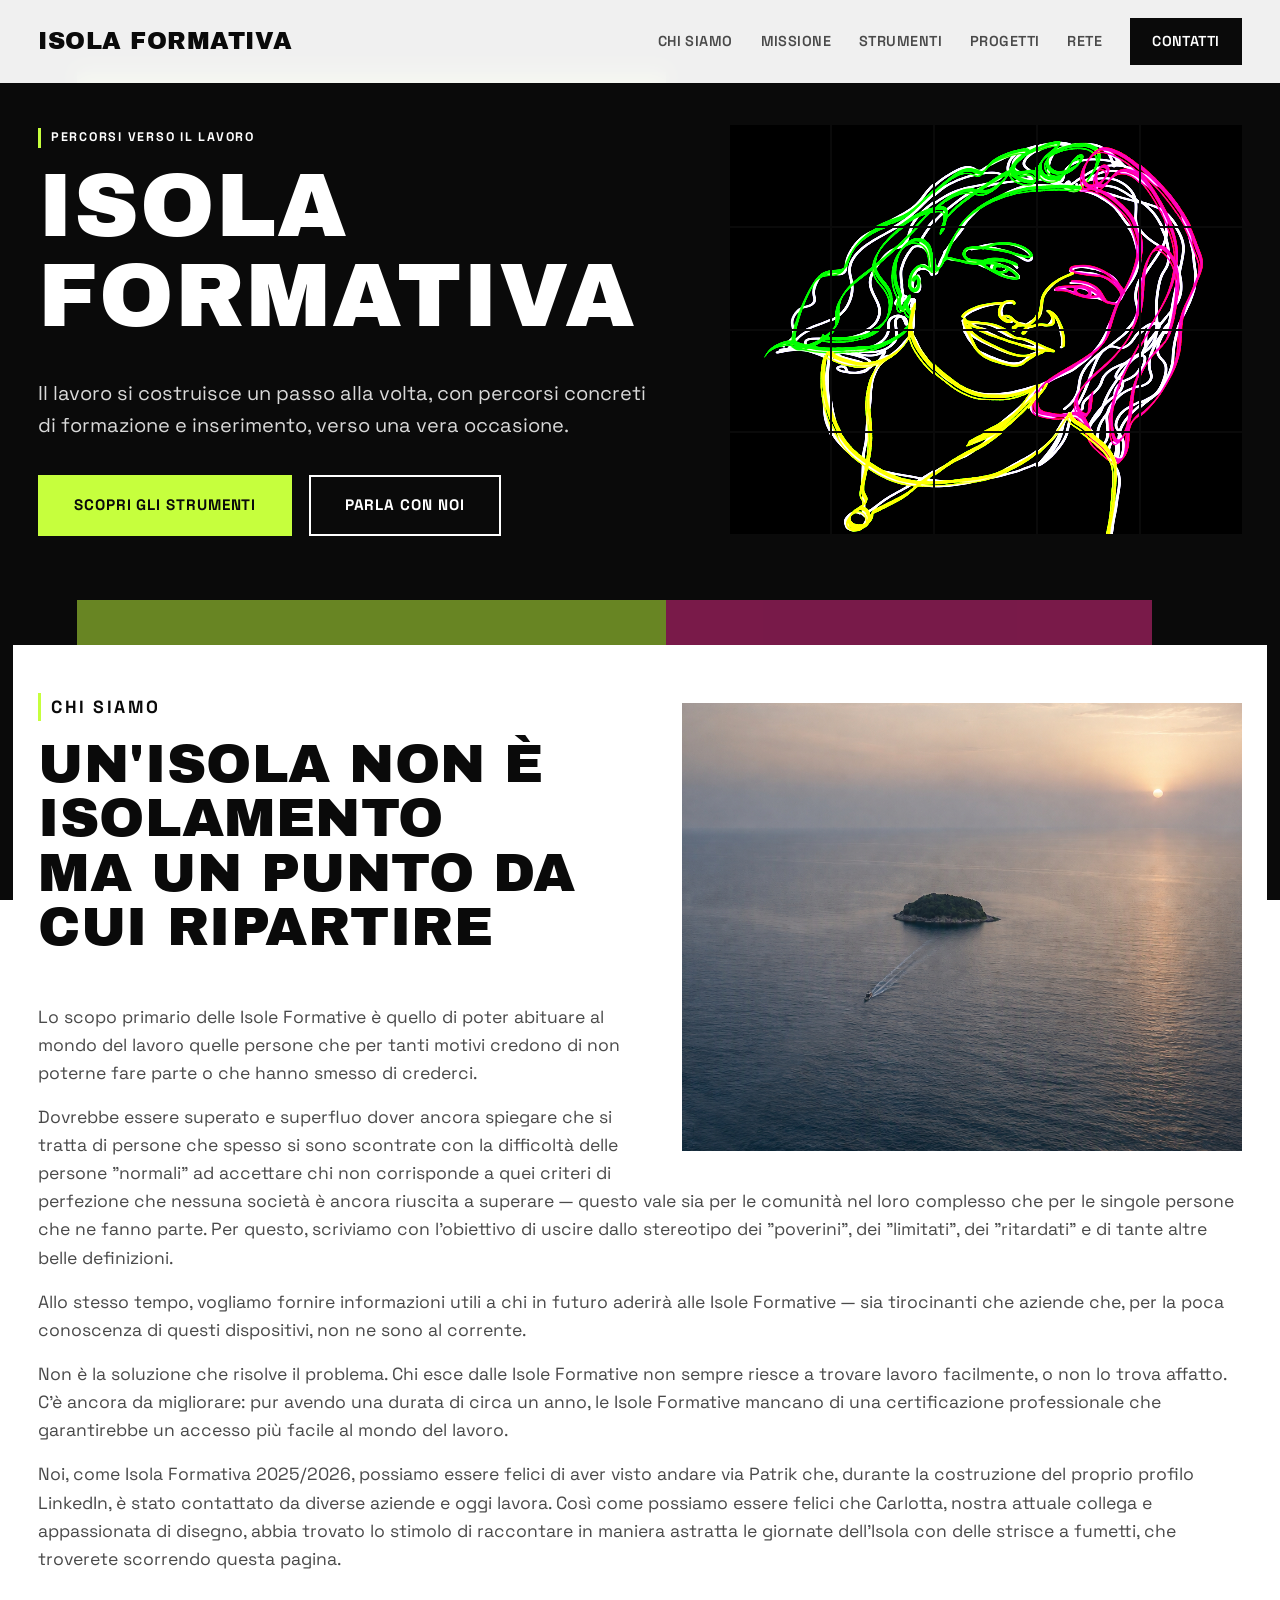
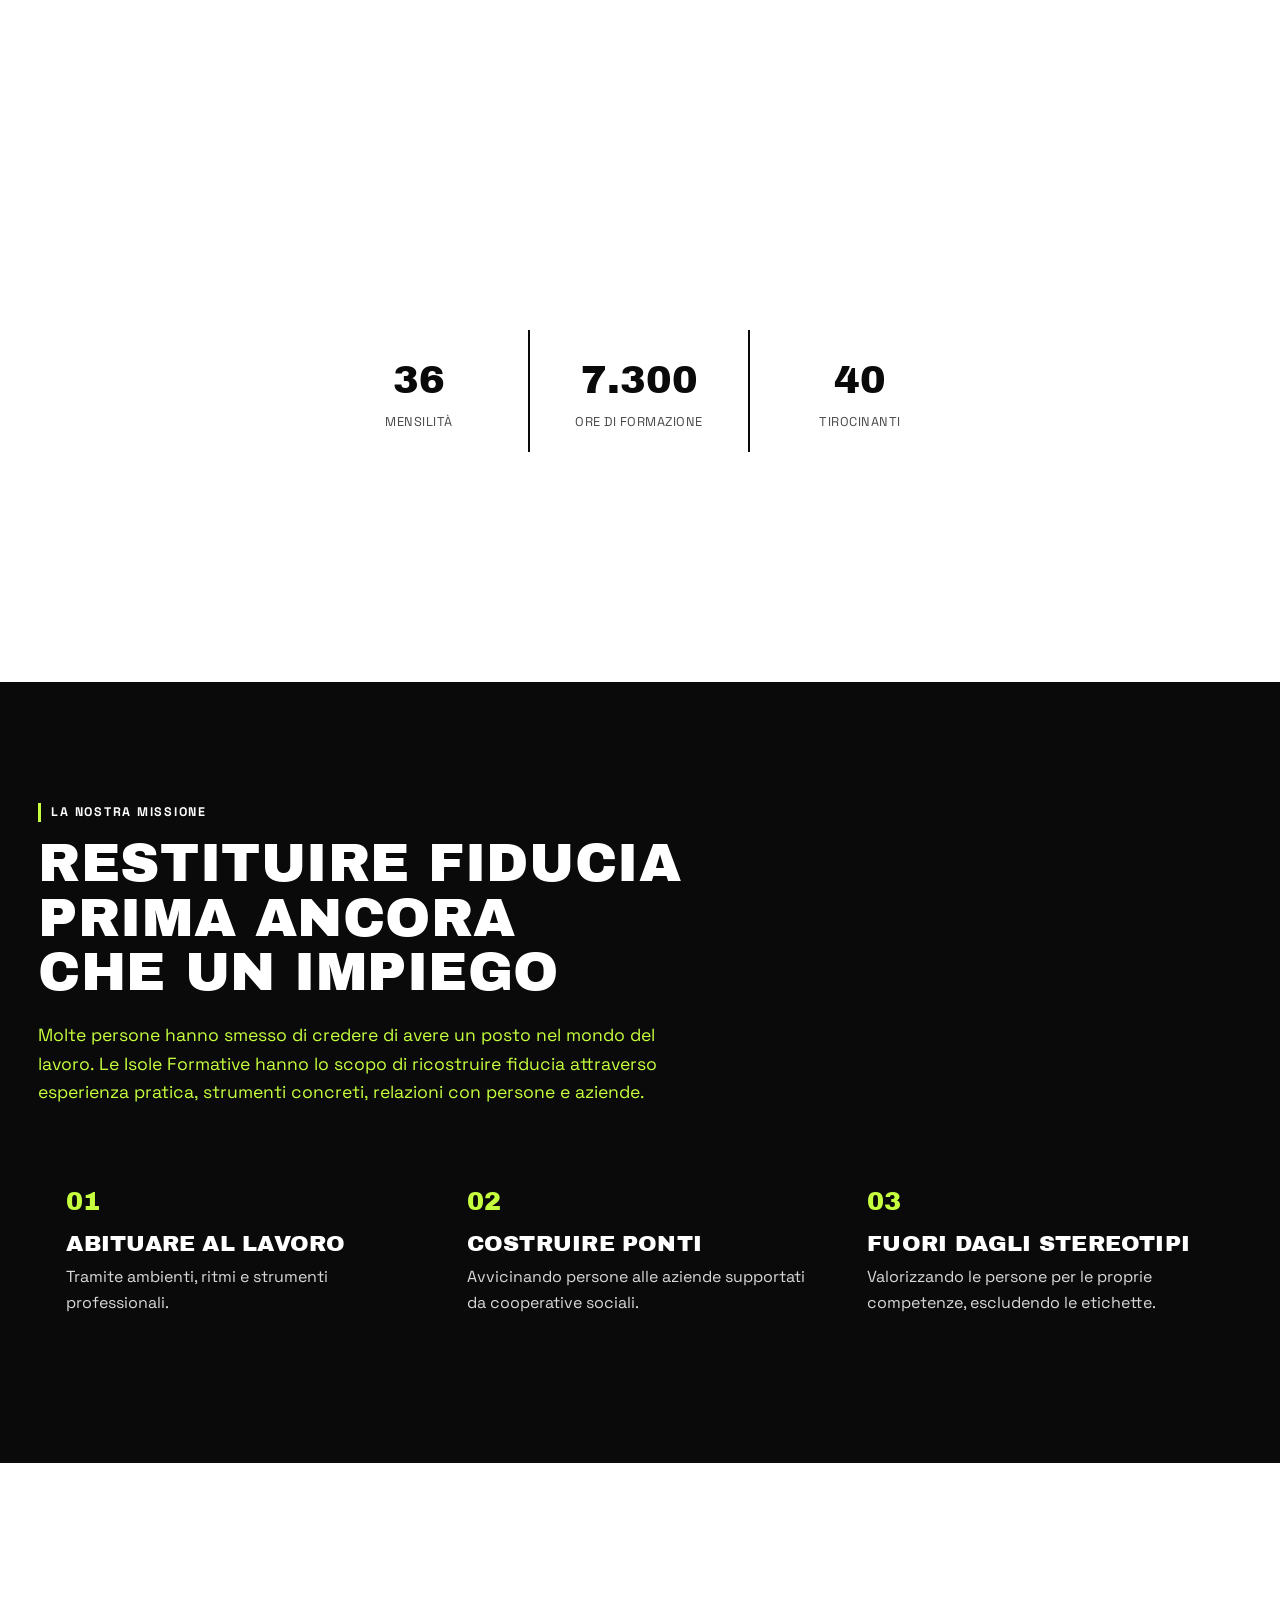
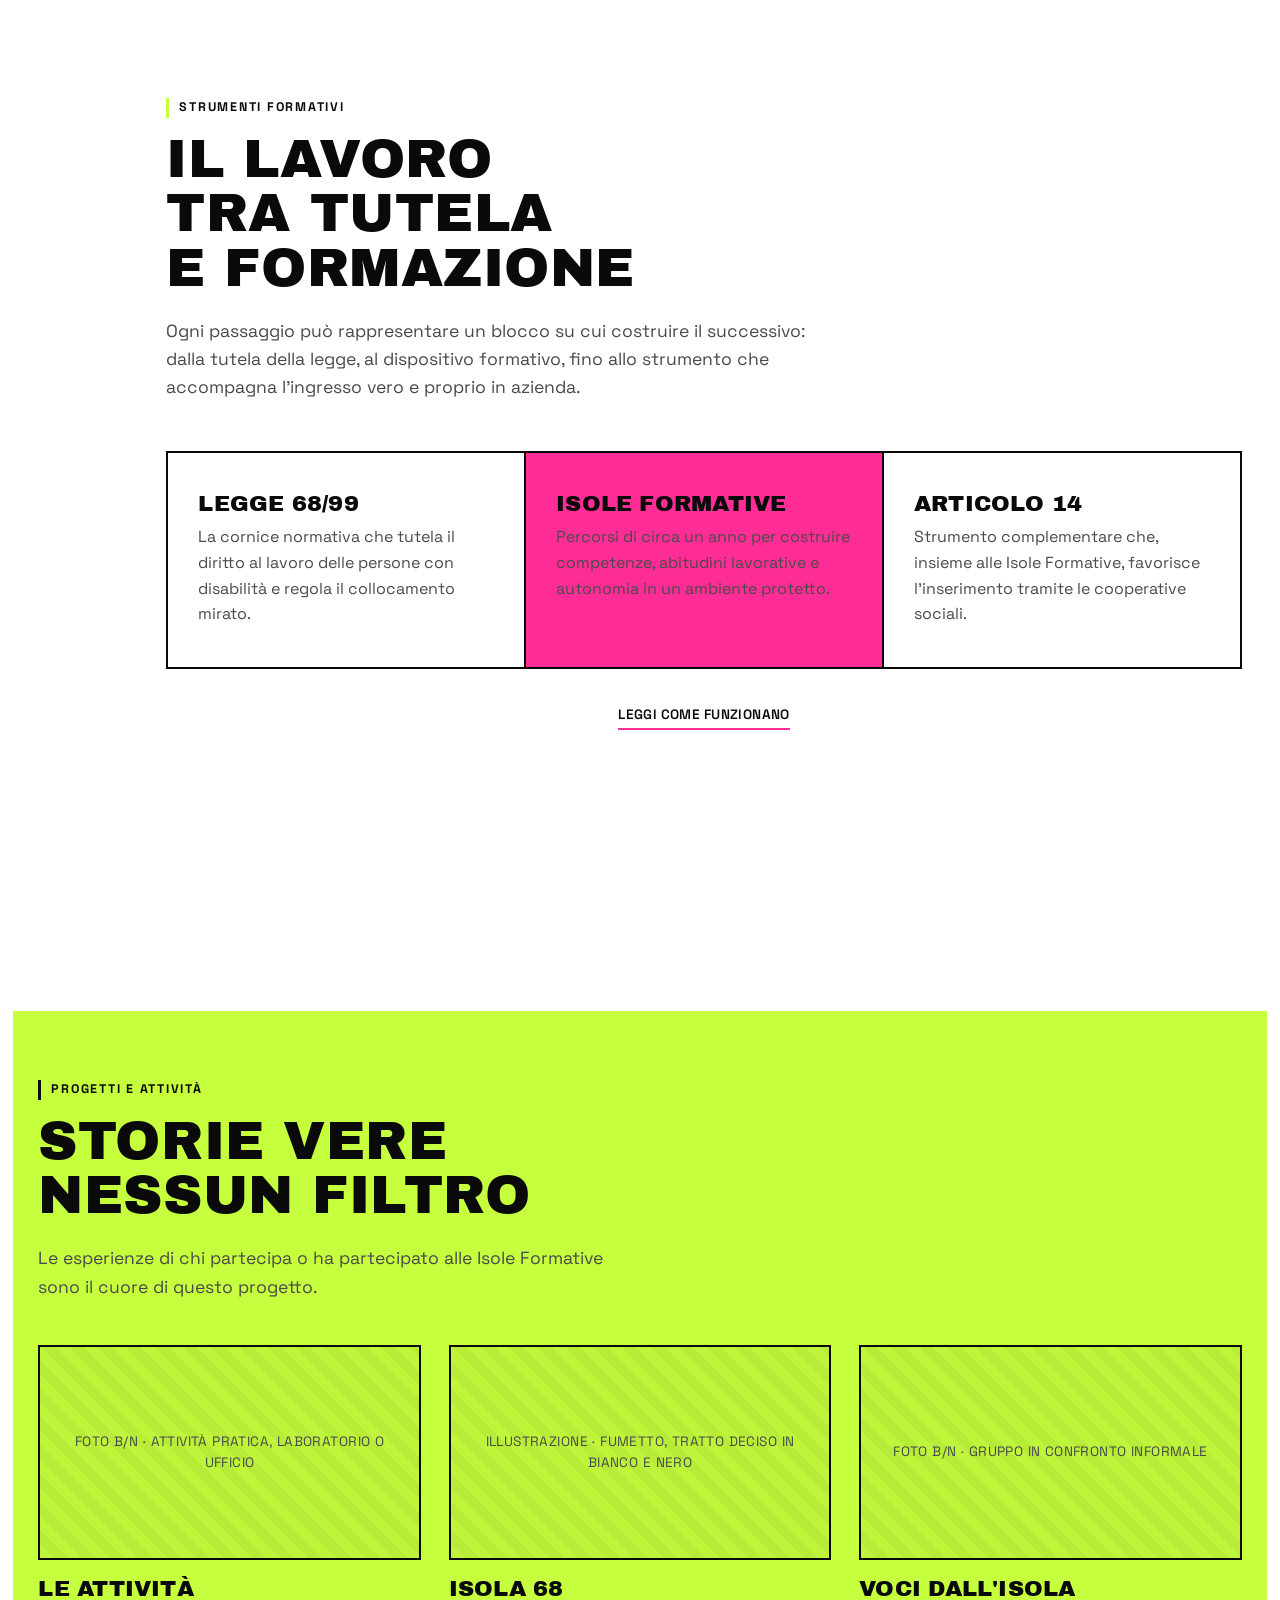
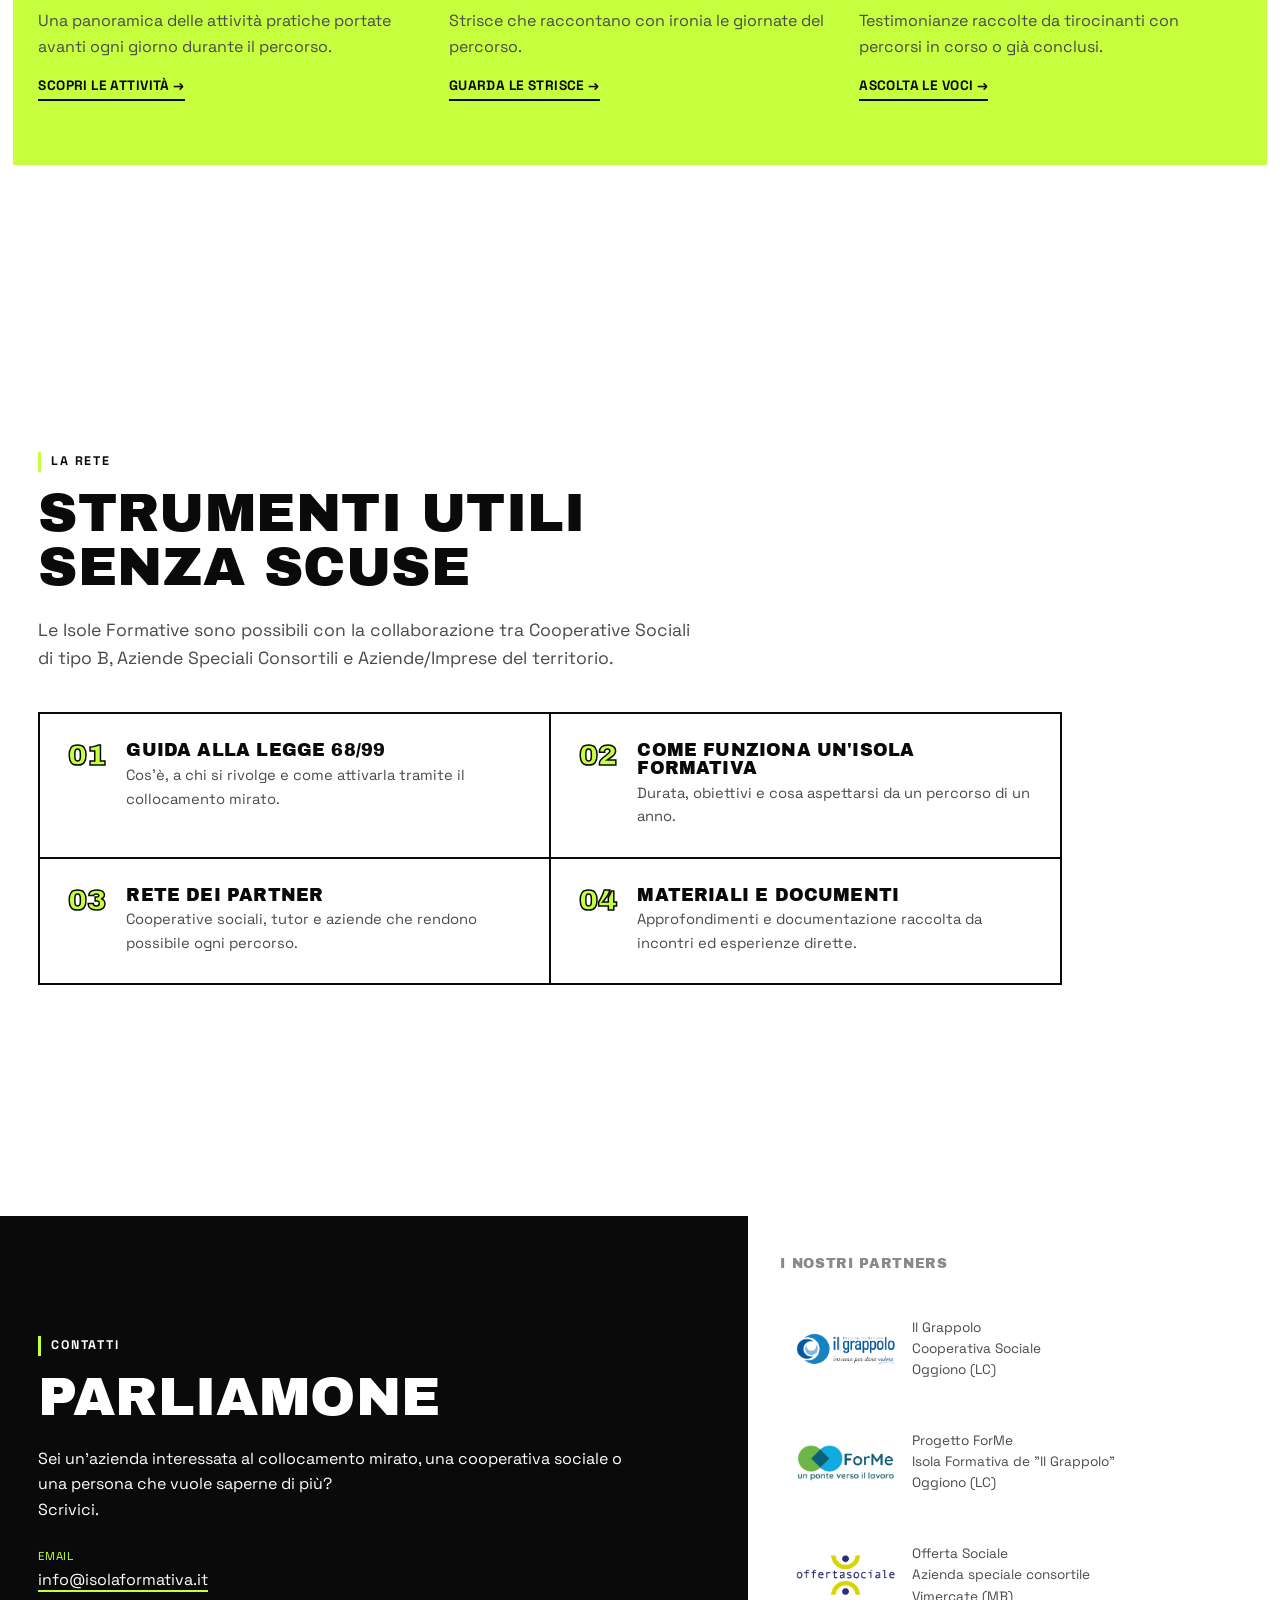
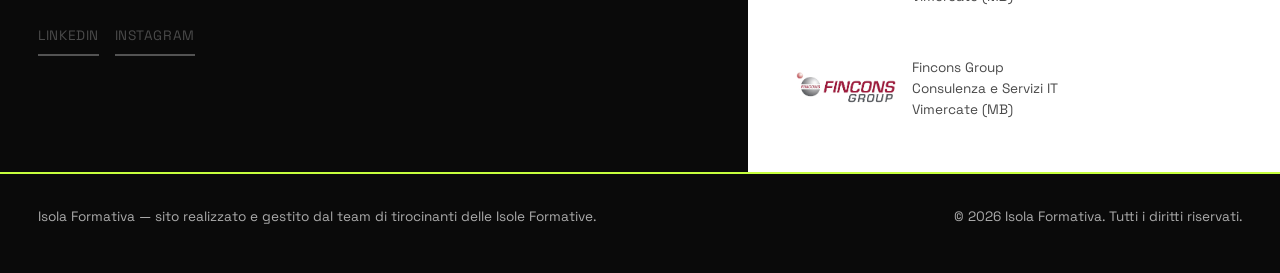
<file: index.html>
<!DOCTYPE html>
<html lang="it">
<head>
<meta charset="UTF-8">
<meta name="viewport" content="width=device-width, initial-scale=1.0">
<title>Isola Formativa — Percorsi di lavoro</title>
<meta name="description" content="Isola Formativa: percorsi di formazione e inserimento lavorativo per persone con disabilità, Legge 68/99, in Lombardia.">

<link rel="preconnect" href="https://fonts.googleapis.com">
<link rel="preconnect" href="https://fonts.gstatic.com" crossorigin>
<link href="https://fonts.googleapis.com/css2?family=Archivo+Black&family=Space+Grotesk:wght@400;500;600&display=swap" rel="stylesheet">

<link rel="stylesheet" href="style.css?v=58">
</head>
<body>

<div class="ambient-bg" aria-hidden="true">
  <span class="punk-shape punk-shape--lime"></span>
  <span class="punk-shape punk-shape--magenta"></span>
</div>


<!-- ===================== HEADER ===================== -->
<div id="top"></div>
<header class="site-header">
  <div class="header-inner">
    <a href="#top" class="brand">ISOLA FORMATIVA</a>

    <button class="nav-toggle" id="navToggle" aria-label="Apri il menu" aria-expanded="false">
      <span></span><span></span><span></span>
    </button>

    <nav class="main-nav" id="mainNav">
      <a href="#chi-siamo">Chi siamo</a>
      <a href="#missione">Missione</a>
      <a href="#strumenti">Strumenti</a>
      <a href="#progetti">Progetti</a>
      <a href="#rete">Rete</a>
      <a href="#contatti" class="nav-cta">Contatti</a>
    </nav>
  </div>
</header>

<main>

<!-- ===================== HERO ===================== -->
<section class="hero">
  <div class="hero-inner">
    <div class="hero-content">
      <p class="eyebrow eyebrow-light fade-up" style="animation-delay:.05s">Percorsi verso il lavoro</p>
      <h1 class="fade-up" style="animation-delay:.15s">ISOLA<br>FORMATIVA</h1>
      <p class="hero-subtitle fade-up" style="animation-delay:.3s">Il lavoro si costruisce un passo alla volta, con percorsi concreti di formazione e inserimento, verso una vera occasione.</p>
      <div class="hero-actions fade-up" style="animation-delay:.45s">
        <a href="#strumenti" class="btn btn-primary">Scopri gli strumenti</a>
        <a href="#contatti" class="btn btn-outline">Parla con noi</a>
      </div>
    </div>

<div class="hero-visual" aria-hidden="true">
  <div class="hero-mosaic" id="heroMosaic"></div>
</div>
  </div>

  <!--
    [IMMAGINE AI — HERO]
    Foto vere già inserite (cartella /images) nel blocco a destra ("hero-visual"):
    bici.jpg, calibro.jpg, cucire.jpg, legna.jpg, pc.jpg — cambiano in ciclo
    a ogni transizione della forma. Per aggiungerne altre o sostituirle, vedi
    script.js, sezione "Effetto maschera Hero".
  -->
</section>

<!-- ===================== CHI SIAMO ===================== -->
<section class="section cutoff" id="chi-siamo">
  <div class="container">

    <div class="chi-siamo-copy">

      <div class="split-media">
        <!--
          [IMMAGINE AI — CHI SIAMO]
          Descrizione: foto in bianco e nero, gruppo di persone diverse per età e abilità, in piedi
          fianco a fianco, sguardo dritto in camera, posa sicura in stile campagna Adidas/Nike
          ("squadra"), sfondo neutro scuro o muro di cemento, nessun sorriso forzato — espressione
          decisa. Formato consigliato: 4:5 verticale.
        -->
        <img class="reveal-zoom" src="images/isola.jpg" alt="Gruppo dell'Isola Formativa" style="width: 100%; height: 100%; object-fit: cover; display: block;">
      </div>

      <p class="eyebrow">Chi siamo</p>

      <h2>
        Un'isola non è isolamento<br>
        Ma un punto da cui ripartire
      </h2>

      <p>Lo scopo primario delle Isole Formative è quello di poter abituare al mondo del lavoro quelle persone che per tanti motivi credono di non poterne fare parte o che hanno smesso di crederci.</p>

      <p>Dovrebbe essere superato e superfluo dover ancora spiegare che si tratta di persone che spesso si sono scontrate con la difficoltà delle persone "normali" ad accettare chi non corrisponde a quei criteri di perfezione che nessuna società è ancora riuscita a superare — questo vale sia per le comunità nel loro complesso che per le singole persone che ne fanno parte. Per questo, scriviamo con l'obiettivo di uscire dallo stereotipo dei "poverini", dei "limitati", dei "ritardati" e di tante altre belle definizioni.</p>

      <p>Allo stesso tempo, vogliamo fornire informazioni utili a chi in futuro aderirà alle Isole Formative — sia tirocinanti che aziende che, per la poca conoscenza di questi dispositivi, non ne sono al corrente.</p>

      <p>Non è la soluzione che risolve il problema. Chi esce dalle Isole Formative non sempre riesce a trovare lavoro facilmente, o non lo trova affatto. C'è ancora da migliorare: pur avendo una durata di circa un anno, le Isole Formative mancano di una certificazione professionale che garantirebbe un accesso più facile al mondo del lavoro.</p>

      <p>Noi, come Isola Formativa 2025/2026, possiamo essere felici di aver visto andare via Patrik che, durante la costruzione del proprio profilo LinkedIn, è stato contattato da diverse aziende e oggi lavora. Così come possiamo essere felici che Carlotta, nostra attuale collega e appassionata di disegno, abbia trovato lo stimolo di raccontare in maniera astratta le giornate dell'Isola con delle strisce a fumetti, che troverete scorrendo questa pagina.</p>

    </div>

  </div>
</section>

<section class="section cutoff" id="numeri">
  <div class="container">
    <div class="stat-row">
      <div class="stat">
        <span class="stat-num">36</span>
        <span class="stat-label">mensilità</span>
      </div>
      <div class="stat">
        <span class="stat-num">7.300</span>
        <span class="stat-label">ore di formazione</span>
      </div>
      <div class="stat">
        <span class="stat-num">40</span>
        <span class="stat-label">tirocinanti</span>
      </div>
    </div>
  </div>
</section>

<!-- ===================== MISSIONE ===================== -->
<section class="section section-dark" id="missione">
  <div class="container">
    <p class="eyebrow eyebrow-light">La nostra missione</p>
    <h2 class="light">Restituire fiducia<br>Prima ancora<br>che un impiego</h2>
    <p class="lead light ignite-text" id="missioneText">Molte persone hanno smesso di credere di avere un posto nel mondo del lavoro. Le Isole Formative hanno lo scopo di ricostruire fiducia attraverso esperienza pratica, strumenti concreti, relazioni con persone e aziende. </p>

    <div class="mission-grid">
      <div class="mission-block">
        <span class="mission-index">01</span>
        <h3>Abituare al lavoro</h3>
        <p>Tramite ambienti, ritmi e strumenti professionali.</p>
      </div>
      <div class="mission-block">
        <span class="mission-index">02</span>
        <h3>Costruire ponti</h3>
        <p>Avvicinando persone alle aziende supportati da cooperative sociali.</p>
      </div>
      <div class="mission-block">
        <span class="mission-index">03</span>
        <h3>Fuori dagli stereotipi</h3>
        <p>Valorizzando le persone per le proprie competenze, escludendo le etichette.</p>
      </div>
    </div>
  </div>
</section>

<!-- ===================== PERCORSI FORMATIVI ===================== -->
<section class="section cutoff" id="strumenti">
  <div class="container">
    <p class="eyebrow">Strumenti formativi</p>
    <h2>Il lavoro<br>tra tutela<br>e formazione</h2>
    <p class="lead">Ogni passaggio può rappresentare un blocco su cui costruire il successivo: dalla tutela della legge, al dispositivo formativo, fino allo strumento che accompagna l'ingresso vero e proprio in azienda.</p>

    <div class="path">
      <article class="path-block path-block-1">
        <h3>Legge 68/99</h3>
        <p>La cornice normativa che tutela il diritto al lavoro delle persone con disabilità e regola il collocamento mirato.</p>
      </article>

      <article class="path-block path-block-2">
        <h3>Isole Formative</h3>
        <p>Percorsi di circa un anno per costruire competenze, abitudini lavorative e autonomia in un ambiente protetto.</p>
      </article>

      <article class="path-block path-block-3">
        <h3>Articolo 14</h3>
        <p>Strumento complementare che, insieme alle Isole Formative, favorisce l'inserimento tramite le cooperative sociali.</p>
      </article>
    </div>
    <div class="strumenti-cta">
      <a href="strumenti.html" class="btn-text-cta">Leggi come funzionano</a>
    </div>
  </div>
</section>

<!-- ===================== PROGETTI E ATTIVITÀ ===================== -->
<section class="section section-alt cutoff" id="progetti">
  <div class="container">
    <p class="eyebrow">Progetti e attività</p>
    <h2>Storie vere<br>Nessun filtro</h2>
    <p class="lead">Le esperienze di chi partecipa o ha partecipato alle Isole Formative<br>sono il cuore di questo progetto.</p>

    <div class="cards-grid">
      <article class="story-card">
        <div class="img-placeholder" data-ratio="16-9">
          <span>Foto B/N · attività pratica, laboratorio o ufficio</span>
          <!--
            [IMMAGINE AI — ATTIVITÀ]
            Descrizione: foto in bianco e nero, mani al lavoro su un'attività pratica (banco da
            falegname, postazione ufficio, magazzino), taglio deciso, luce dura e direzionale,
            stile editoriale non da stock. Formato consigliato: 16:9.
          -->
        </div>
        <h3>Le attività</h3>
        <p>Una panoramica delle attività pratiche portate avanti ogni giorno durante il percorso.</p>
        <a href="attivita.html" class="link-arrow">Scopri le attività →</a>
      </article>

      <article class="story-card">
        <div class="img-placeholder" data-ratio="16-9">
          <span>Illustrazione · fumetto, tratto deciso in bianco e nero</span>
          <!--
            [IMMAGINE AI — STORIA 2]
            Descrizione: illustrazione stile fumetto in bianco e nero con un solo accento colorato,
            tratto grafico deciso (non acquerello morbido), scena di vita quotidiana in un ambiente
            di lavoro condiviso, tono ironico. Formato consigliato: 16:9.
          -->
        </div>
        <h3>Isola 68</h3>
        <p>Strisce che raccontano con ironia le giornate del percorso.</p>
        <a href="#" class="link-arrow" data-placeholder="true">Guarda le strisce →</a>
      </article>

      <article class="story-card">
        <div class="img-placeholder" data-ratio="16-9">
          <span>Foto B/N · gruppo in confronto informale</span>
          <!--
            [IMMAGINE AI — STORIA 3]
            Descrizione: foto candid in bianco e nero, piccolo gruppo eterogeneo durante un momento
            di confronto informale, atmosfera reale e non posata. Formato consigliato: 16:9.
          -->
        </div>
        <h3>Voci dall'isola</h3>
        <p>Testimonianze raccolte da tirocinanti con percorsi in corso o già conclusi.</p>
        <a href="voci-dallisola.html" class="link-arrow">Ascolta le voci →</a>
      </article>
    </div>
  </div>
</section>

<!-- ===================== RISORSE ===================== -->
<section class="section cutoff" id="rete">
  <div class="container">
    <p class="eyebrow">La rete</p>
    <h2>Strumenti utili Senza scuse</h2>
    <p class="lead">Le Isole Formative sono possibili con la collaborazione tra Cooperative Sociali di tipo B, Aziende Speciali Consortili e Aziende/Imprese del territorio.  </p>

    <div class="resource-grid">
      <a href="#" class="resource-item">
        <span class="resource-index">01</span>
        <div>
          <h3>Guida alla Legge 68/99</h3>
          <p>Cos'è, a chi si rivolge e come attivarla tramite il collocamento mirato.</p>
        </div>
      </a>
      <a href="#" class="resource-item">
        <span class="resource-index">02</span>
        <div>
          <h3>Come funziona un'Isola Formativa</h3>
          <p>Durata, obiettivi e cosa aspettarsi da un percorso di un anno.</p>
        </div>
      </a>
      <a href="#" class="resource-item">
        <span class="resource-index">03</span>
        <div>
          <h3>Rete dei partner</h3>
          <p>Cooperative sociali, tutor e aziende che rendono possibile ogni percorso.</p>
        </div>
      </a>
      <a href="#" class="resource-item">
        <span class="resource-index">04</span>
        <div>
          <h3>Materiali e documenti</h3>
          <p>Approfondimenti e documentazione raccolta da incontri ed esperienze dirette.</p>
        </div>
      </a>
    </div>
  </div>
</section>

<!-- ===================== CONTATTI ===================== -->
<section class="section section-dark" id="contatti">
  <div class="container split">
    <div class="split-text">
      <p class="eyebrow eyebrow-light">Contatti</p>
      <h2 class="light">Parliamone</h2>
      <p class="light">Sei un'azienda interessata al collocamento mirato, una cooperativa sociale o una persona che vuole saperne di più?<br>Scrivici.</p>

      <ul class="contact-list">
        <li><span class="contact-label">Email</span> <a href="mailto:info@isolaformativa.it">info@isolaformativa.it</a></li>
      </ul>

      <div class="social-row">
        <a href="#">LinkedIn</a>
        <a href="#">Instagram</a>
      </div>
    </div>

    <div class="split-media">
      <div class="partner-logos">
        <p class="partner-logos-title">I nostri partners</p>
        <a href="https://ilgrappolo.org/" target="_blank" rel="noopener" class="partner-logo-item">
          <img src="loghi/ilgrappolo.jpg" alt="Il Grappolo">
            <div class="partner-logo-text">
             <span>Il Grappolo</span>
             <span>Cooperativa Sociale</span>
             <span>Oggiono (LC)</span>
            </div>
        </a>
        <a href="https://ilgrappolo.org/forme/" target="_blank" rel="noopener" class="partner-logo-item">
          <img src="loghi/forme.jpg" alt="ForMe">
            <div class="partner-logo-text">
             <span>Progetto ForMe</span>
             <span>Isola Formativa de "Il Grappolo"</span>
             <span>Oggiono (LC)</span>
            </div>
        </a>
        <a href="https://www.offertasociale.it/" target="_blank" rel="noopener" class="partner-logo-item">
          <img src="loghi/offertasociale.jpg" alt="Offerta Sociale">
            <div class="partner-logo-text">
             <span>Offerta Sociale</span>
             <span>Azienda speciale consortile</span>
             <span>Vimercate (MB)</span>
            </div>
        </a>
        <a href="https://www.finconsgroup.com/" target="_blank" rel="noopener" class="partner-logo-item">
          <img src="loghi/fincons.jpg" alt="Fincons Group">
            <div class="partner-logo-text">
             <span>Fincons Group</span>
             <span>Consulenza e Servizi IT</span>
             <span>Vimercate (MB)</span>
            </div>
        </a>
      </div>
    </div>
  </div>
</section>

</main>

<!-- ===================== FOOTER ===================== -->
<footer class="site-footer">
  <div class="container footer-inner">
    <p>Isola Formativa — sito realizzato e gestito dal team di tirocinanti delle Isole Formative.</p>
    <p>© <span id="year"></span> Isola Formativa. Tutti i diritti riservati.</p>
  </div>
</footer>

<script src="script.js?v=38"></script>
</body>
</html>
</file>
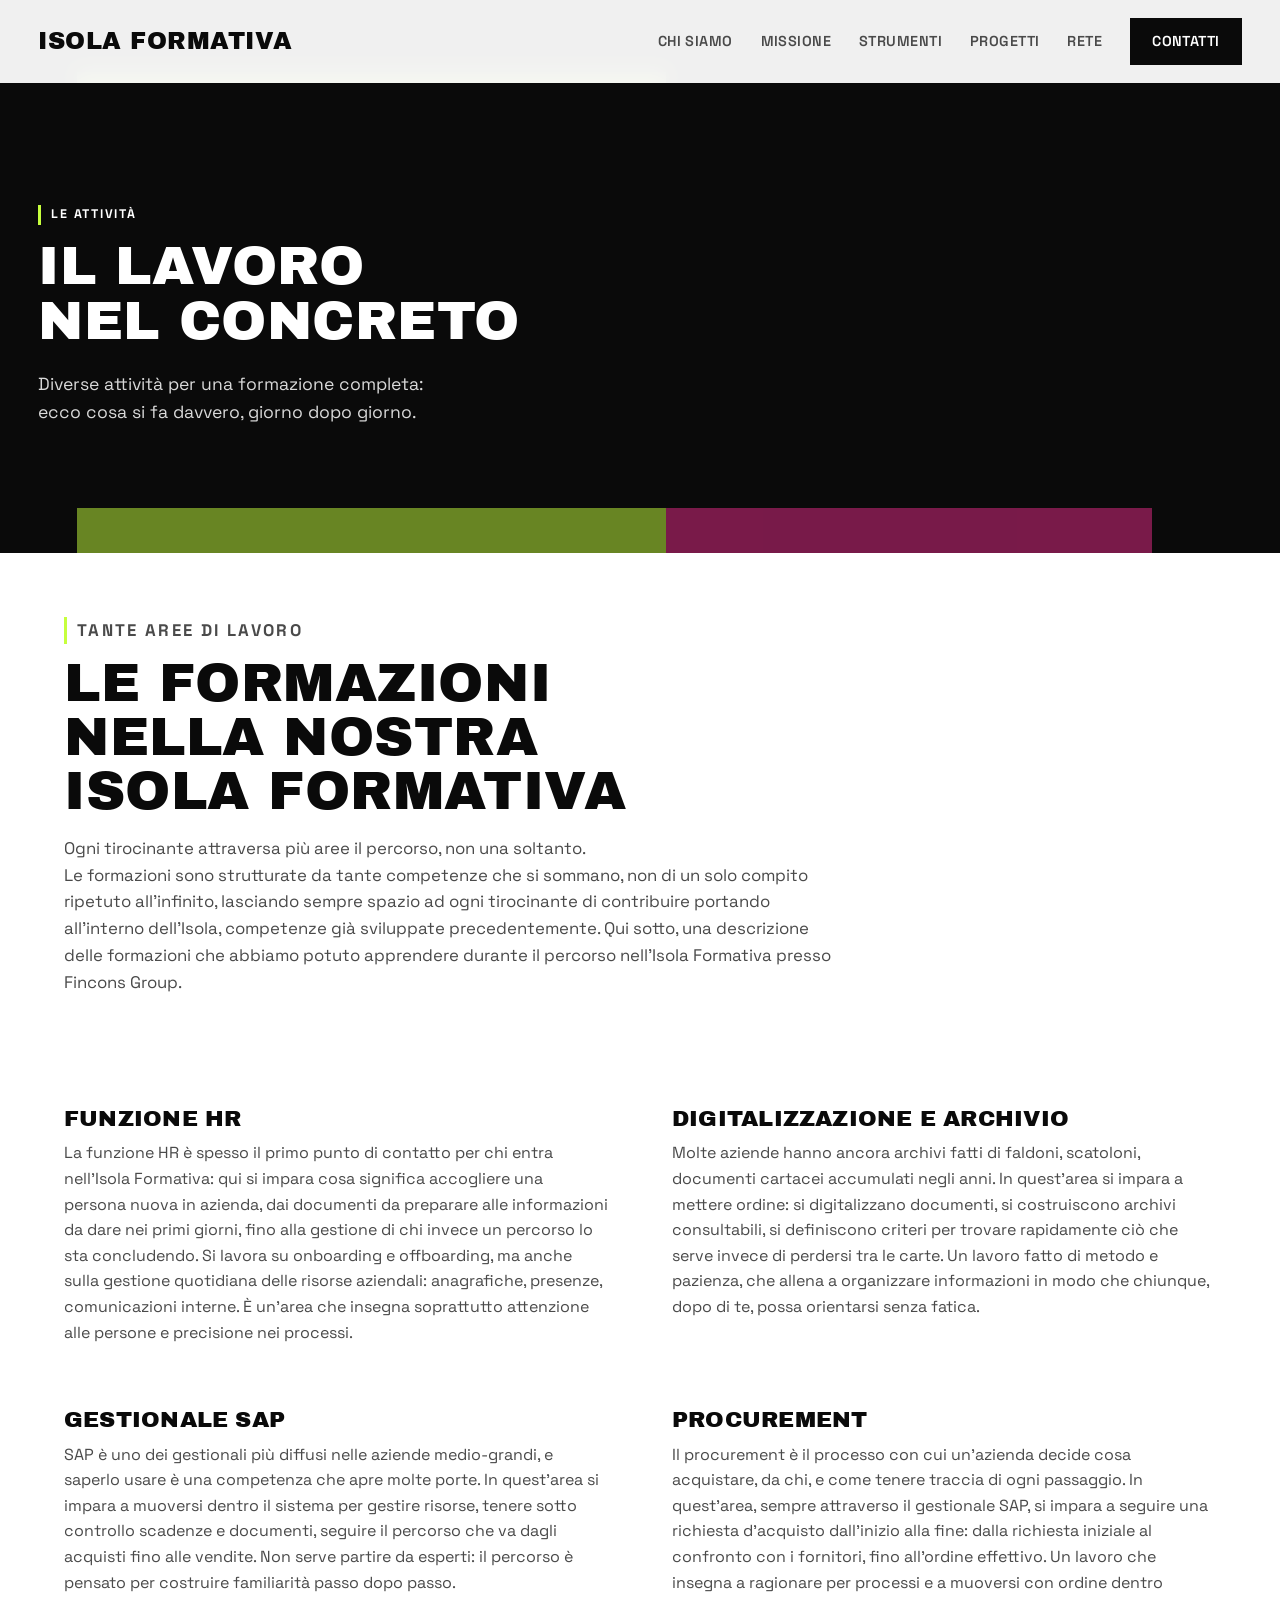
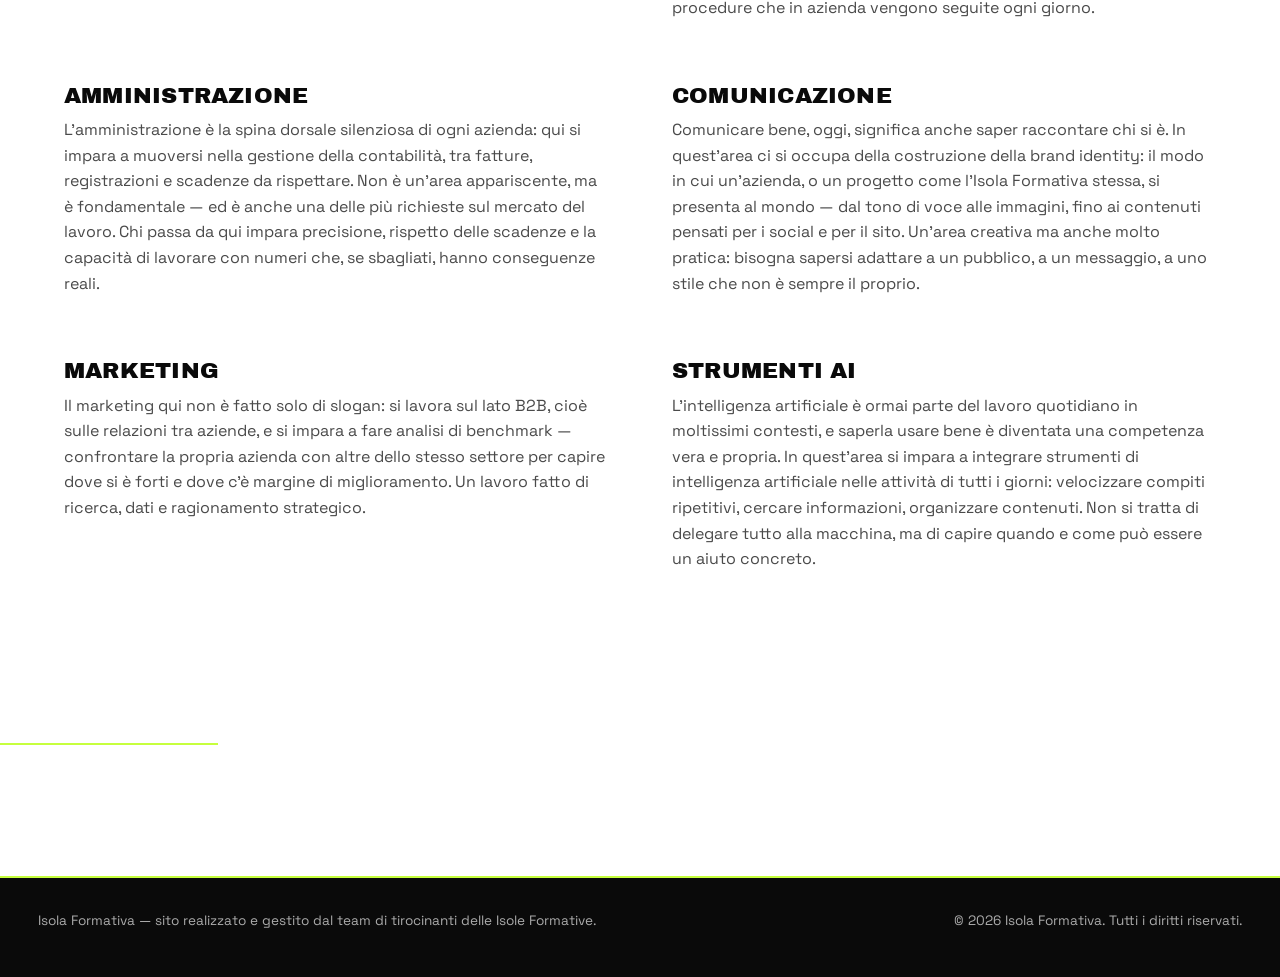
<file: attivita.html>
<!DOCTYPE html>
<html lang="it">
<head>
<meta charset="UTF-8">
<meta name="viewport" content="width=device-width, initial-scale=1.0">
<title>Le attività — Isola Formativa</title>
<meta name="description" content="Le otto aree di attività dell'Isola Formativa: HR, digitalizzazione e archivio, SAP, procurement, amministrazione, comunicazione, marketing, strumenti AI.">

<link rel="preconnect" href="https://fonts.googleapis.com">
<link rel="preconnect" href="https://fonts.gstatic.com" crossorigin>
<link href="https://fonts.googleapis.com/css2?family=Archivo+Black&family=Space+Grotesk:wght@400;500;600&display=swap" rel="stylesheet">

<link rel="stylesheet" href="style.css?v=58">
<link rel="stylesheet" href="attivita.css?v=4">
</head>
<body>

<div class="ambient-bg" aria-hidden="true">
  <span class="punk-shape punk-shape--lime"></span>
  <span class="punk-shape punk-shape--magenta"></span>
</div>

<header class="site-header" id="top">
  <div class="header-inner">
    <a href="index.html" class="brand">ISOLA FORMATIVA</a>
    <button class="nav-toggle" id="navToggle" aria-label="Apri il menu" aria-expanded="false">
      <span></span><span></span><span></span>
    </button>
    <nav class="main-nav" id="mainNav">
      <a href="index.html#chi-siamo">Chi siamo</a>
      <a href="index.html#missione">Missione</a>
      <a href="index.html#strumenti">Strumenti</a>
      <a href="index.html#progetti">Progetti</a>
      <a href="index.html#rete">Rete</a>
      <a href="index.html#contatti" class="nav-cta">Contatti</a>
    </nav>
  </div>
</header>

<main>
<section class="section section-dark" id="attivita-intro">
  <div class="container">
    <p class="eyebrow eyebrow-light">Le attività</p>
    <h2 class="light">Il lavoro<br>nel concreto</h2>
    <p class="lead light">Diverse attività per una formazione completa:<br>ecco cosa si fa davvero, giorno dopo giorno.</p>
  </div>
</section>

<section class="section" id="attivita-dettaglio" style="background: transparent;">
  <div class="container">

    <div class="attivita-blocco">

      <div class="attivita-intro">
        <p class="eyebrow">Tante aree di lavoro</p>
        <h2>Le formazioni<br>nella nostra<br>Isola Formativa</h2>
        <p>Ogni tirocinante attraversa più aree il percorso, non una soltanto.<br>Le formazioni sono strutturate da tante competenze che si sommano, non di un solo compito ripetuto all'infinito, lasciando sempre spazio ad ogni tirocinante di contribuire portando all'interno dell'Isola, competenze già sviluppate precedentemente. Qui sotto, una descrizione delle formazioni che abbiamo potuto apprendere durante il percorso nell'Isola Formativa presso Fincons Group.</p>
      </div>

      <div class="attivita-grid">

        <article class="attivita-item">
          <h3>Funzione HR</h3>
          <p>La funzione HR è spesso il primo punto di contatto per chi entra nell'Isola Formativa: qui si impara cosa significa accogliere una persona nuova in azienda, dai documenti da preparare alle informazioni da dare nei primi giorni, fino alla gestione di chi invece un percorso lo sta concludendo. Si lavora su onboarding e offboarding, ma anche sulla gestione quotidiana delle risorse aziendali: anagrafiche, presenze, comunicazioni interne. È un'area che insegna soprattutto attenzione alle persone e precisione nei processi.</p>
        </article>

        <article class="attivita-item">
          <h3>Digitalizzazione e Archivio</h3>
          <p>Molte aziende hanno ancora archivi fatti di faldoni, scatoloni, documenti cartacei accumulati negli anni. In quest'area si impara a mettere ordine: si digitalizzano documenti, si costruiscono archivi consultabili, si definiscono criteri per trovare rapidamente ciò che serve invece di perdersi tra le carte. Un lavoro fatto di metodo e pazienza, che allena a organizzare informazioni in modo che chiunque, dopo di te, possa orientarsi senza fatica.</p>
        </article>

        <article class="attivita-item">
          <h3>Gestionale SAP</h3>
          <p>SAP è uno dei gestionali più diffusi nelle aziende medio-grandi, e saperlo usare è una competenza che apre molte porte. In quest'area si impara a muoversi dentro il sistema per gestire risorse, tenere sotto controllo scadenze e documenti, seguire il percorso che va dagli acquisti fino alle vendite. Non serve partire da esperti: il percorso è pensato per costruire familiarità passo dopo passo.</p>
        </article>

        <article class="attivita-item">
          <h3>Procurement</h3>
          <p>Il procurement è il processo con cui un'azienda decide cosa acquistare, da chi, e come tenere traccia di ogni passaggio. In quest'area, sempre attraverso il gestionale SAP, si impara a seguire una richiesta d'acquisto dall'inizio alla fine: dalla richiesta iniziale al confronto con i fornitori, fino all'ordine effettivo. Un lavoro che insegna a ragionare per processi e a muoversi con ordine dentro procedure che in azienda vengono seguite ogni giorno.</p>
        </article>

        <article class="attivita-item">
          <h3>Amministrazione</h3>
          <p>L'amministrazione è la spina dorsale silenziosa di ogni azienda: qui si impara a muoversi nella gestione della contabilità, tra fatture, registrazioni e scadenze da rispettare. Non è un'area appariscente, ma è fondamentale — ed è anche una delle più richieste sul mercato del lavoro. Chi passa da qui impara precisione, rispetto delle scadenze e la capacità di lavorare con numeri che, se sbagliati, hanno conseguenze reali.</p>
        </article>

        <article class="attivita-item">
          <h3>Comunicazione</h3>
          <p>Comunicare bene, oggi, significa anche saper raccontare chi si è. In quest'area ci si occupa della costruzione della brand identity: il modo in cui un'azienda, o un progetto come l'Isola Formativa stessa, si presenta al mondo — dal tono di voce alle immagini, fino ai contenuti pensati per i social e per il sito. Un'area creativa ma anche molto pratica: bisogna sapersi adattare a un pubblico, a un messaggio, a uno stile che non è sempre il proprio.</p>
        </article>

        <article class="attivita-item">
          <h3>Marketing</h3>
          <p>Il marketing qui non è fatto solo di slogan: si lavora sul lato B2B, cioè sulle relazioni tra aziende, e si impara a fare analisi di benchmark — confrontare la propria azienda con altre dello stesso settore per capire dove si è forti e dove c'è margine di miglioramento. Un lavoro fatto di ricerca, dati e ragionamento strategico.</p>
        </article>

        <article class="attivita-item">
          <h3>Strumenti AI</h3>
          <p>L'intelligenza artificiale è ormai parte del lavoro quotidiano in moltissimi contesti, e saperla usare bene è diventata una competenza vera e propria. In quest'area si impara a integrare strumenti di intelligenza artificiale nelle attività di tutti i giorni: velocizzare compiti ripetitivi, cercare informazioni, organizzare contenuti. Non si tratta di delegare tutto alla macchina, ma di capire quando e come può essere un aiuto concreto.</p>
        </article>

      </div>

    </div>

    <p class="voci-back">
      <a href="index.html#progetti" class="link-arrow">← Torna a Progetti e attività</a>
    </p>
  </div>
</section>
</main>

<footer class="site-footer">
  <div class="container footer-inner">
    <p>Isola Formativa — sito realizzato e gestito dal team di tirocinanti delle Isole Formative.</p>
    <p>© <span id="year"></span> Isola Formativa. Tutti i diritti riservati.</p>
  </div>
</footer>

<script>
  document.getElementById('year').textContent = new Date().getFullYear();
</script>
<script src="script.js?v=38"></script>
</body>
</html>
</file>
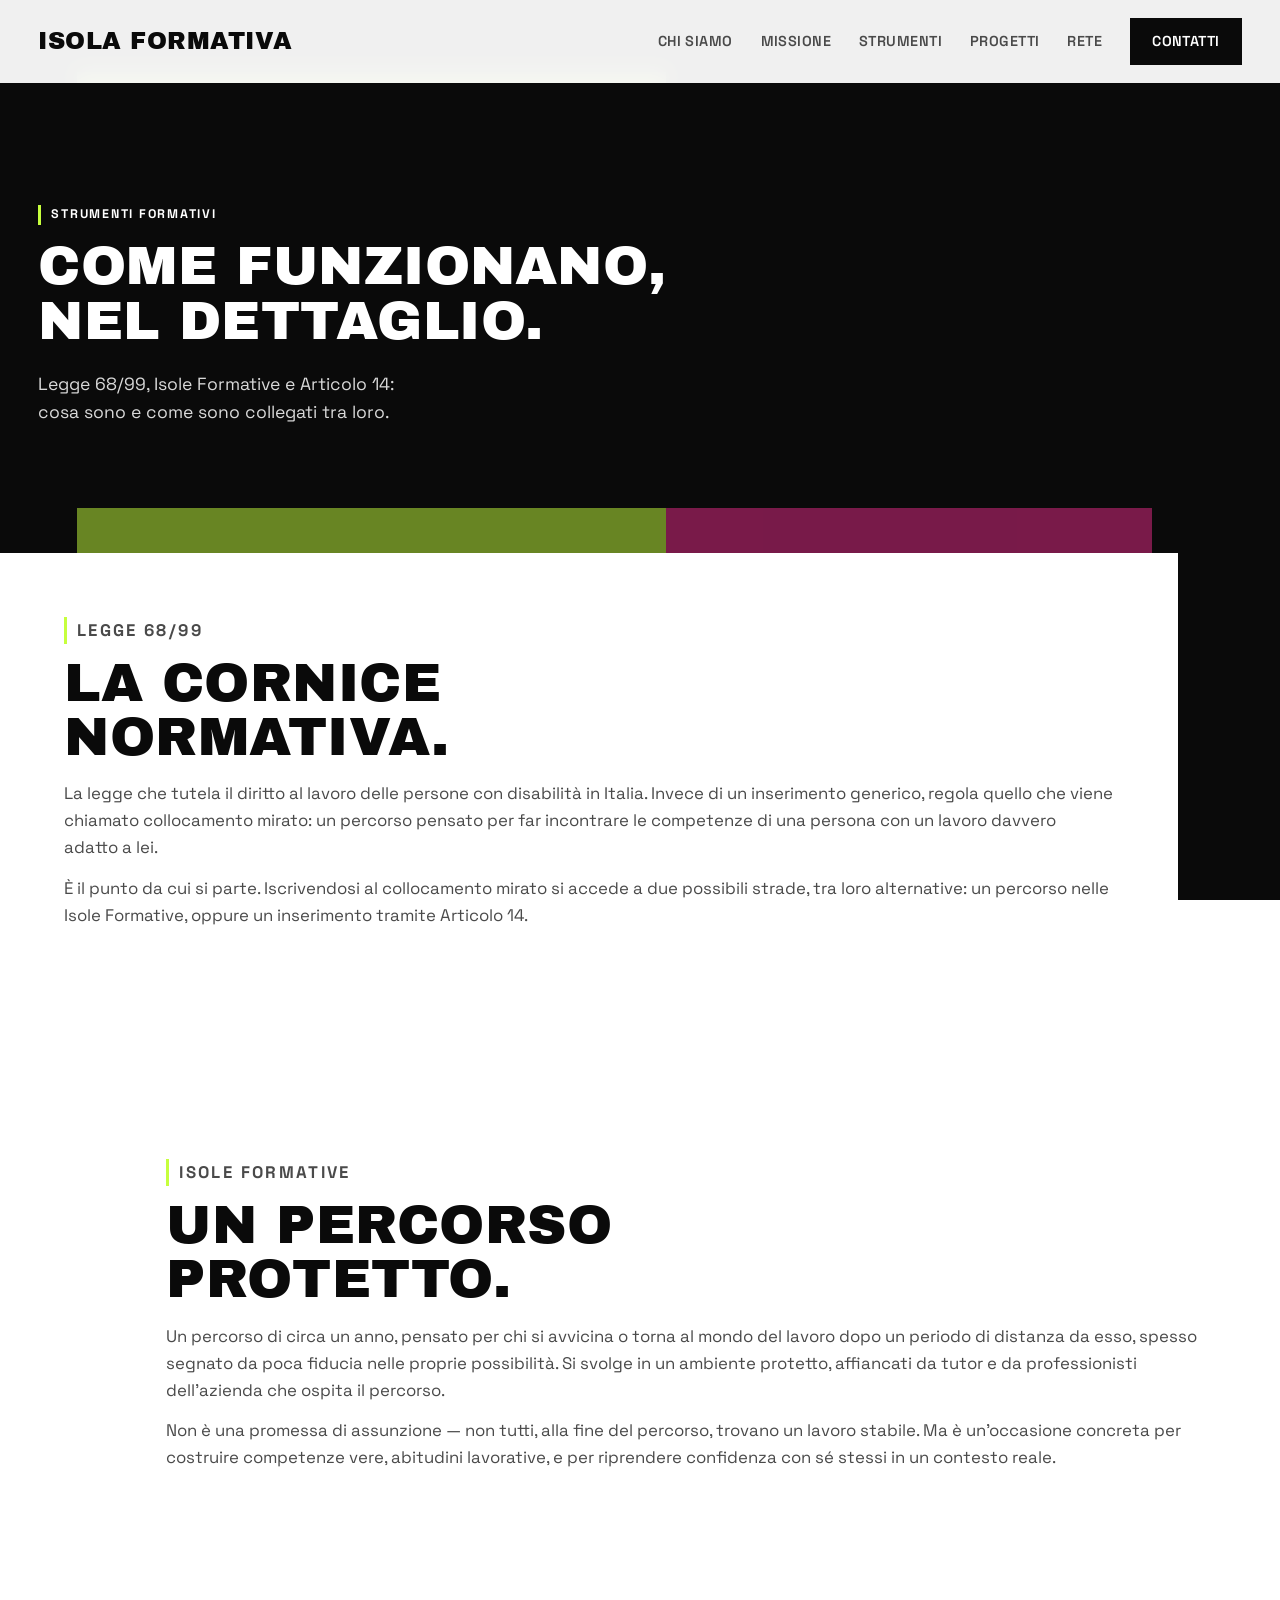
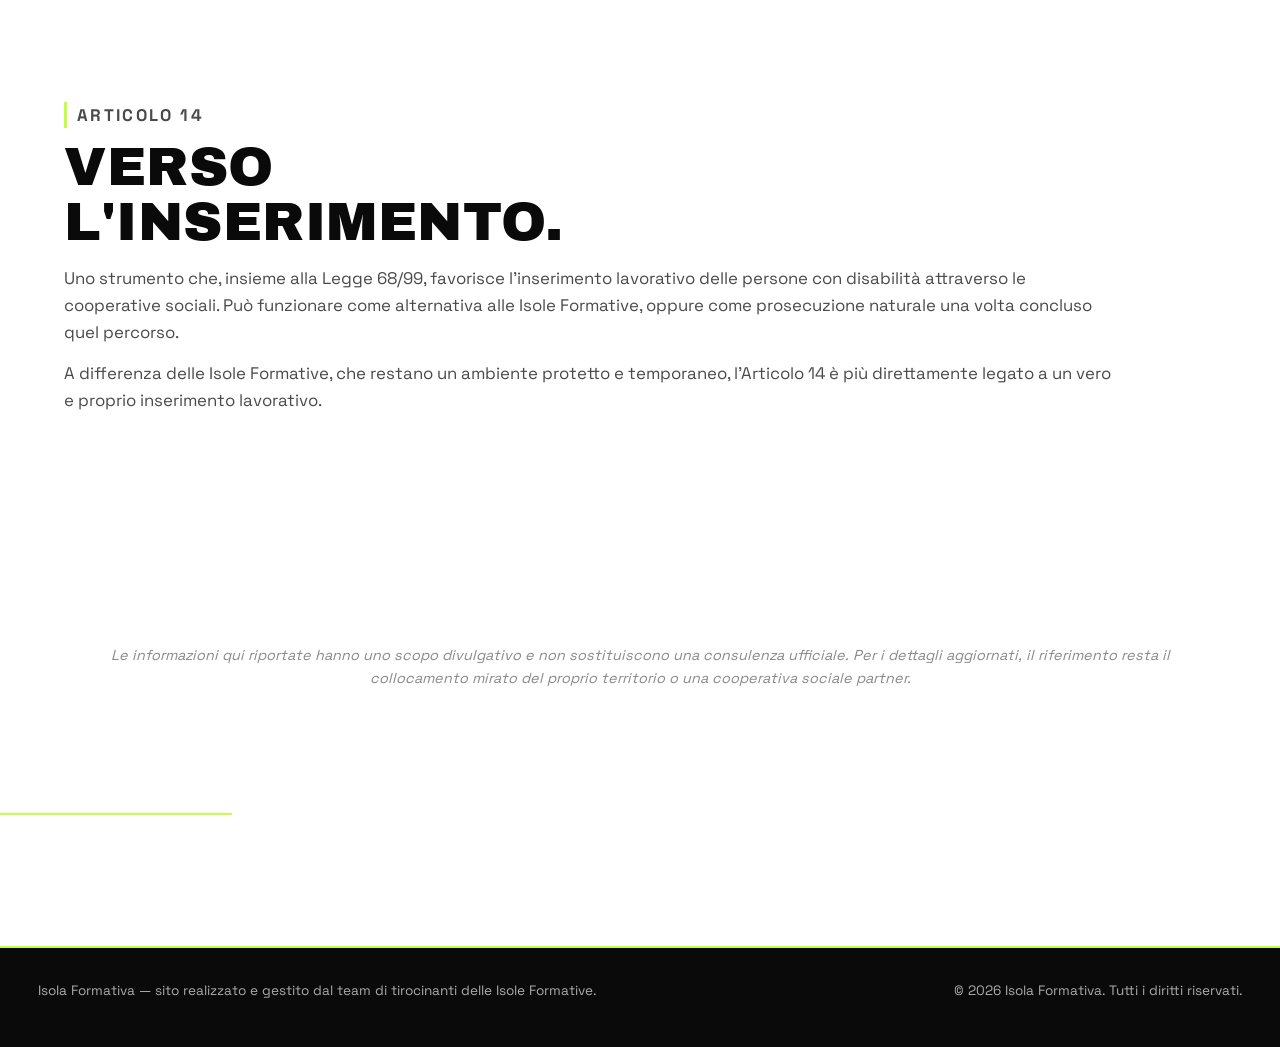
<file: strumenti.html>
<!DOCTYPE html>
<html lang="it">
<head>
<meta charset="UTF-8">
<meta name="viewport" content="width=device-width, initial-scale=1.0">
<title>Strumenti nel dettaglio — Isola Formativa</title>
<meta name="description" content="Legge 68/99, Isole Formative e Articolo 14: come funzionano e come sono collegati.">

<link rel="preconnect" href="https://fonts.googleapis.com">
<link rel="preconnect" href="https://fonts.gstatic.com" crossorigin>
<link href="https://fonts.googleapis.com/css2?family=Archivo+Black&family=Space+Grotesk:wght@400;500;600&display=swap" rel="stylesheet">

<link rel="stylesheet" href="style.css?v=38">
<link rel="stylesheet" href="strumenti.css?v=38">
</head>
<body>

<div class="ambient-bg" aria-hidden="true">
  <span class="punk-shape punk-shape--lime"></span>
  <span class="punk-shape punk-shape--magenta"></span>
</div>

<header class="site-header" id="top">
  <div class="header-inner">
    <a href="index.html" class="brand">ISOLA FORMATIVA</a>
    <button class="nav-toggle" id="navToggle" aria-label="Apri il menu" aria-expanded="false">
      <span></span><span></span><span></span>
       </button>
    <nav class="main-nav" id="mainNav">
      <a href="index.html#chi-siamo">Chi siamo</a>
      <a href="index.html#missione">Missione</a>
      <a href="index.html#strumenti">Strumenti</a>
      <a href="index.html#progetti">Progetti</a>
      <a href="index.html#rete">Rete</a>
      <a href="index.html#contatti" class="nav-cta">Contatti</a>
    </nav>
  </div>
</header>

<main>
<section class="section section-dark" id="strumenti-intro">
  <div class="container">
    <p class="eyebrow eyebrow-light">Strumenti formativi</p>
    <h2 class="light">Come funzionano, nel dettaglio.</h2>
    <p class="lead light">Legge 68/99, Isole Formative e Articolo 14:<br>cosa sono e come sono collegati tra loro.</p>
  </div>
</section>

<section class="section" id="strumenti-dettaglio" style="background: transparent;">
  <div class="container">

    <div class="strumenti-blocco">
      <p class="eyebrow">Legge 68/99</p>
      <h2>La cornice normativa.</h2>
      <p>La legge che tutela il diritto al lavoro delle persone con disabilità in Italia. Invece di un inserimento generico, regola quello che viene chiamato collocamento mirato: un percorso pensato per far incontrare le competenze di una persona con un lavoro davvero adatto a lei.</p>
      <p>È il punto da cui si parte. Iscrivendosi al collocamento mirato si accede a due possibili strade, tra loro alternative: un percorso nelle Isole Formative, oppure un inserimento tramite Articolo 14.</p>
    </div>

    <div class="strumenti-blocco">
      <p class="eyebrow">Isole Formative</p>
      <h2>Un percorso protetto.</h2>
      <p>Un percorso di circa un anno, pensato per chi si avvicina o torna al mondo del lavoro dopo un periodo di distanza da esso, spesso segnato da poca fiducia nelle proprie possibilità. Si svolge in un ambiente protetto, affiancati da tutor e da professionisti dell'azienda che ospita il percorso.</p>
      <p>Non è una promessa di assunzione — non tutti, alla fine del percorso, trovano un lavoro stabile. Ma è un'occasione concreta per costruire competenze vere, abitudini lavorative, e per riprendere confidenza con sé stessi in un contesto reale.</p>
    </div>

    <div class="strumenti-blocco">
      <p class="eyebrow">Articolo 14</p>
      <h2>Verso l'inserimento.</h2>
      <p>Uno strumento che, insieme alla Legge 68/99, favorisce l'inserimento lavorativo delle persone con disabilità attraverso le cooperative sociali. Può funzionare come alternativa alle Isole Formative, oppure come prosecuzione naturale una volta concluso quel percorso.</p>
      <p>A differenza delle Isole Formative, che restano un ambiente protetto e temporaneo, l'Articolo 14 è più direttamente legato a un vero e proprio inserimento lavorativo.</p>
    </div>

    <div class="strumenti-blocco strumenti-disclaimer">
      <p>Le informazioni qui riportate hanno uno scopo divulgativo e non sostituiscono una consulenza ufficiale. Per i dettagli aggiornati, il riferimento resta il collocamento mirato del proprio territorio o una cooperativa sociale partner.</p>
    </div>

    <p class="voci-back">
      <a href="index.html#strumenti" class="link-arrow">← Torna a Strumenti formativi</a>
    </p>
  </div>
</section>
</main>

<footer class="site-footer">
  <div class="container footer-inner">
    <p>Isola Formativa — sito realizzato e gestito dal team di tirocinanti delle Isole Formative.</p>
    <p>© <span id="year"></span> Isola Formativa. Tutti i diritti riservati.</p>
  </div>
</footer>

<script>
  document.getElementById('year').textContent = new Date().getFullYear();
</script>
<script src="script.js?v=38"></script>
</body>
</html>
</file>
<file: style.css>
/* =========================================================
   ISOLA FORMATIVA — style.css
   Direzione: bianco/nero, un solo accento acceso, angoli
   squadrati, tipografia da poster sportivo. Nessuna icona.
   ========================================================= */

:root{
  /* Colori — base bianco/nero + un solo accento usato con disciplina */
  --ink:        #0A0A0A;   /* nero quasi puro — testo, sfondi scuri */
  --ink-soft:   #4A4A4A;   /* testo secondario su sfondo chiaro */
  --paper:      #FFFFFF;   /* bianco puro */
  --sand:       #F2F2F2;   /* grigio chiarissimo, sfondo alternato */
  --accent:     #C6FF3D;   /* verde lime acceso — unico accento */
  --accent-ink: #0A0A0A;   /* testo su sfondo accento */
  --gray:       #8A8A8A;   /* dettagli, bordi secondari */
  --line:       rgba(10,10,10,0.14);

  /* Tipografia */
  --font-display: 'Archivo Black', sans-serif;
  --font-body: 'Space Grotesk', sans-serif;

  /* Ritmo — angoli squadrati, nessun radius */
  --radius: 0px;
  --radius-sm: 0px;
  --container: none;
  --side-pad: clamp(24px, 3vw, 56px);
  --section-pad: clamp(64px, 9vw, 120px);
}

*, *::before, *::after{ box-sizing: border-box; }
html{ scroll-behavior: smooth; }

body{
  margin:0;
  font-family: var(--font-body);
  background: var(--paper);
  color: var(--ink-soft);
  line-height: 1.6;
  font-size: 16px;
  -webkit-font-smoothing: antialiased;
}

h1,h2,h3{
  font-family: var(--font-display);
  color: var(--ink);
  line-height: 1;
  margin: 0 0 0.4em;
  font-weight: 400;
  letter-spacing: 0.01em;
  text-transform: uppercase;
}

h1{ font-size: clamp(3.2rem, 7vw, 6rem); }
h2{ font-size: clamp(2.2rem, 5vw, 3.4rem); max-width: 20ch; }
h3{ font-size: 1.4rem; }

p{ margin: 0 0 1em; }
a{ color: inherit; text-decoration: none; }

.container{
  width: 100%;
  max-width: var(--container);
  margin: 0 auto;
  padding: 0 var(--side-pad);
}

.eyebrow{
  text-transform: uppercase;
  letter-spacing: 0.14em;
  font-size: 0.78rem;
  font-weight: 700;
  color: var(--ink);
  margin: 0 0 14px;
  border-left: 3px solid var(--accent);
  padding-left: 10px;
  display: inline-block;
}
.eyebrow-light{ color: var(--paper); }

.lead{
  font-size: 1.1rem;
  max-width: 60ch;
  color: var(--ink-soft);
}
.lead.light{ color: #D9D9D9; }
.light{ color: var(--paper); }

/* ---------- Buttons ---------- */
.btn{
  display: inline-flex;
  align-items: center;
  justify-content: center;
  gap: 8px;
  padding: 16px 34px;
  border-radius: var(--radius);
  font-weight: 700;
  font-size: 0.95rem;
  text-transform: uppercase;
  letter-spacing: 0.06em;
  border: 2px solid var(--ink);
  cursor: pointer;
  transition: transform 0.15s ease, background 0.15s ease, color 0.15s ease;
}
.btn-primary{
  background: var(--accent);
  border-color: var(--accent);
  color: var(--accent-ink);
}
.btn-primary:hover{
  background: var(--ink);
  border-color: var(--ink);
  color: var(--accent);
  transform: translateY(-2px);
}
.btn-outline{
  background: transparent;
  border-color: var(--paper);
  color: var(--paper);
}
.btn-outline:hover{
  background: var(--paper);
  color: var(--ink);
  transform: translateY(-2px);
}
.btn-block{ width: 100%; }

/* ---------- Header ---------- */
.site-header{
  position: sticky;
  top: 0;
  z-index: 50;
  background: rgba(255,255,255,0.94);
  backdrop-filter: blur(10px);
  border-bottom: 2px solid var(--ink);
}
.header-inner{
  max-width: none;
  width: 100%;
  margin: 0 auto;
  padding: 18px var(--side-pad);
  display: flex;
  align-items: center;
  justify-content: space-between;
}
.brand{
  font-family: var(--font-display);
  font-size: 1.5rem;
  letter-spacing: 0.02em;
  color: var(--ink);
}

.main-nav{
  display: flex;
  align-items: center;
  gap: 28px;
  font-weight: 600;
  font-size: 0.9rem;
  text-transform: uppercase;
  letter-spacing: 0.03em;
}
.main-nav a{ color: var(--ink-soft); position: relative; }
.main-nav a:not(.nav-cta):after{
  content:"";
  position:absolute; left:0; bottom:-4px;
  width:0; height:2px; background: var(--accent);
  transition: width .2s ease;
}
.main-nav a:not(.nav-cta):hover{ color: var(--ink); }
.main-nav a:not(.nav-cta):hover:after{ width: 100%; }
.nav-cta{
  background: var(--ink);
  color: var(--paper) !important;
  padding: 10px 20px;
  border: 2px solid var(--ink);
}
.nav-cta:hover{ background: var(--accent); border-color: var(--accent); color: var(--ink) !important; }

.nav-toggle{
  display: none;
  flex-direction: column;
  gap: 5px;
  background: none;
  border: none;
  cursor: pointer;
  padding: 6px;
}
.nav-toggle span{
  width: 24px; height: 2px; background: var(--ink);
}

/* ---------- Hero ---------- */
.hero{
  position: relative;
  background: var(--ink);
  color: var(--paper);
  padding: clamp(20px, 3vw, 40px) var(--side-pad) clamp(40px, 5vw, 65px);
}
.hero-inner{
  max-width: none;
  width: 100%;
  margin: 0 auto;
  display: flex;
  align-items: center;
  justify-content: space-between;
  gap: 40px;
}
.hero-content{
  max-width: 620px;
  text-align: left;
}
.hero h1{ color: var(--paper); }
.hero-subtitle{
  font-size: clamp(1.05rem, 2vw, 1.25rem);
  color: #D9D9D9;
  max-width: 50ch;
  margin: 0 0 34px;
  font-family: var(--font-body);
  text-transform: none;
}
.hero-actions{
  display: flex;
  gap: 16px;
  flex-wrap: wrap;
}

.hero-visual{
  flex: 0 0 auto;
  width: min(646px, 40vw);
  aspect-ratio: 5 / 4;
}
@media (max-width: 900px){
  .hero-visual{ display: none; }
}

.hero-mosaic{
  width: 100%;
  height: 100%;
  display: grid;
  grid-template-columns: repeat(5, 1fr);
  grid-template-rows: repeat(4, 1fr);
  gap: 2px;
  background: var(--ink);
}
.hero-mosaic span{
  background-repeat: no-repeat;
  filter: contrast(2.75);
}

/* ---------- Sections ---------- */
.section{ padding: var(--section-pad) 0; }
.section-alt{ background: var(--accent); }
.section-alt .eyebrow{ border-left-color: var(--ink); }
.section-alt .link-arrow{ border-bottom-color: var(--ink); }
.section-dark{ background: var(--ink); }
.section-dark h2, .section-dark h3{ color: var(--paper); }

.split{
  display: grid;
  grid-template-columns: 1.1fr 0.9fr;
  gap: 60px;
  align-items: stretch;
}

/* ---------- Chi siamo: regolazioni foto (da rifinire quando arriva l'immagine reale) ---------- */
/* Posizione verticale rispetto al testo affiancato: numero più alto = foto più in basso */
#chi-siamo .split-media{
  margin-top: 10px;
}
/* Forma del riquadro foto: es. 4/5 (verticale), 1/1 (quadrato), 16/9 (orizzontale) */
#chi-siamo .img-placeholder{
  aspect-ratio: 16/12;
}
/* Dimensione della colonna foto rispetto al testo: primo numero = testo, secondo = foto */
#chi-siamo .split{
  grid-template-columns: 1.1fr 0.9fr;
  align-items: start;
}

/* ---------- Chi siamo: stat row ---------- */
#numeri .stat-row{
  display: flex;
  justify-content: center;
  flex-wrap: wrap;
  gap: 0;
  margin-top: 0;
}

#numeri .stat{
  display: flex;
  flex-direction: column;
  align-items: center;
  text-align: center;
  flex: 0 1 220px;
  padding: 20px 40px;
  border-right: 2px solid var(--ink);
}

#numeri .stat:last-child{
  border-right: none;
}

.stat-num{
  font-family: var(--font-display);
  font-size: 2.4rem;
  color: var(--ink);
}
.stat-label{ font-size: 0.8rem; color: var(--ink-soft); text-transform: uppercase; letter-spacing: 0.04em; }

/* ---------- Image placeholders ---------- */
.img-placeholder{
  width: 100%;
  border: 2px solid var(--ink);
  background:
    repeating-linear-gradient(45deg, rgba(10,10,10,0.04) 0 10px, rgba(10,10,10,0.08) 10px 20px);
  display: flex;
  align-items: center;
  justify-content: center;
  text-align: center;
  padding: 24px;
  color: var(--ink-soft);
  font-size: 0.85rem;
  text-transform: uppercase;
  letter-spacing: 0.03em;
}
.img-placeholder[data-ratio="4-5"]{ aspect-ratio: 4/5; }
.img-placeholder[data-ratio="16-9"]{ aspect-ratio: 16/9; margin-bottom: 18px; }

/* ---------- Mission ---------- */
.mission-grid{
  display: grid;
  grid-template-columns: repeat(3, 1fr);
  gap: 2px;
  margin-top: 44px;
  background: var(--ink);
  border: 2px solid var(--ink);
}
.mission-block{
  background: var(--ink);
  padding: 30px 26px;
  position: relative;
}
.mission-index{
  display: block;
  font-family: var(--font-display);
  font-size: 1.6rem;
  color: var(--accent);
  margin-bottom: 10px;
}
.mission-block h3{ color: var(--paper); }
.mission-block p{ color: #D9D9D9; margin: 0; }

/* ---------- Strumenti (blocchi) ---------- */
.path{
  display: grid;
  grid-template-columns: repeat(3, 1fr);
  gap: 2px;
  margin-top: 50px;
  background: var(--ink);
  border: 2px solid var(--ink);
}
.path-block{
  background: var(--paper);
  padding: 40px 30px;
  transition: transform 0.2s ease, background 0.2s ease;
}
.path-block:hover{ transform: translateY(-4px); }
.path-block-2{ background: #FF2D95; }
.path-block-2 h3, .path-block-2 p, .path-block-2 .path-step{ color: var(--accent-ink); }
.path-step{
  display: block;
  font-family: var(--font-display);
  font-size: 1rem;
  letter-spacing: 0.08em;
  color: var(--gray);
  margin-bottom: 14px;
}
.path-block p{ margin: 0; color: var(--ink-soft); }
.strumenti-cta{
  margin-top: 32px;
  text-align: center;
}
.btn-text-cta{
  font-family: var(--font-body);
  font-weight: 600;
  text-transform: uppercase;
  font-size: 0.85rem;
  letter-spacing: 0.03em;
  color: var(--ink);
  border-bottom: 2px solid rgb(255,45,149);
  padding-bottom: 2px;
  display: inline-block;
}
.btn-text-cta:hover{
  color: rgb(255,45,149);
}
/* ---------- Progetti / stories ---------- */
.cards-grid{
  display: grid;
  grid-template-columns: repeat(3, 1fr);
  gap: 28px;
  margin-top: 44px;
}
.story-card{
  display: flex;
  flex-direction: column;
  height: 100%;
}
.story-card h3{ margin-bottom: 8px; }
.story-card p{ color: var(--ink-soft); }
.story-card .link-arrow{ margin-top: auto; align-self: flex-start; }
.link-arrow{
  font-weight: 700;
  text-transform: uppercase;
  font-size: 0.85rem;
  letter-spacing: 0.03em;
  color: var(--ink);
  border-bottom: 2px solid var(--accent);
  display: inline-block;
  padding-bottom: 2px;
  transition: color 0.2s ease;
}
.link-arrow:hover{ color: var(--ink-soft); }

/* ---------- Rete ---------- */
.resource-grid{
  display: grid;
  grid-template-columns: repeat(2, 1fr);
  gap: 2px;
  margin-top: 40px;
  background: var(--ink);
  border: 2px solid var(--ink);
}
.resource-item{
  display: flex;
  gap: 20px;
  align-items: flex-start;
  background: var(--paper);
  padding: 28px;
  transition: background 0.2s ease;
}
.resource-item:hover{ background: var(--sand); }
.resource-index{
  font-family: var(--font-display);
  font-size: 1.8rem;
  color: var(--accent);
  -webkit-text-stroke: 1.5px var(--ink);
  flex-shrink: 0;
  line-height: 1;
}
.resource-item h3{ margin-bottom: 4px; font-size: 1.1rem; }
.resource-item p{ margin: 0; font-size: 0.92rem; color: var(--ink-soft); }

/* ---------- Contatti ---------- */
.contact-list{
  list-style: none;
  padding: 0;
  margin: 24px 0;
  display: flex;
  flex-direction: column;
  gap: 14px;
  color: #D9D9D9;
}
.contact-label{
  text-transform: uppercase;
  font-size: 0.72rem;
  letter-spacing: 0.06em;
  color: var(--accent);
  display: block;
  margin-bottom: 2px;
}
.contact-list a{ color: var(--paper); border-bottom: 2px solid var(--accent); }
.social-row{ display: flex; gap: 16px; }
.social-row a{
  padding: 8px 0;
  border-bottom: 2px solid rgba(255,255,255,0.3);
  font-size: 0.85rem;
  text-transform: uppercase;
  letter-spacing: 0.04em;
}
.social-row a:hover{ border-color: var(--accent); }

.contact-form{
  background: var(--paper);
  padding: 32px;
  display: flex;
  flex-direction: column;
  gap: 6px;
}
.contact-form label{
  font-size: 0.78rem;
  font-weight: 700;
  text-transform: uppercase;
  letter-spacing: 0.04em;
  color: var(--ink);
  margin-top: 14px;
}
.contact-form input,
.contact-form textarea{
  font-family: var(--font-body);
  font-size: 1rem;
  padding: 12px 14px;
  border-radius: 0;
  border: 2px solid var(--ink);
  background: var(--paper);
  color: var(--ink-soft);
  resize: vertical;
}
.contact-form input:focus,
.contact-form textarea:focus{
  outline: 2px solid var(--accent);
  outline-offset: 1px;
}
.contact-form button{ margin-top: 18px; }
.form-note{
  font-size: 0.82rem;
  color: var(--ink);
  min-height: 1.2em;
  margin: 8px 0 0;
}

/* Contatti: colonna destra (loghi) a contatto col bordo destro su desktop.
   padding-right del container azzerato solo qui; il testo a sinistra
   mantiene il proprio margine tramite .split-text. */
#contatti .container{
  padding-right: 0;
}
#contatti .split-text{
  padding-right: var(--side-pad);
}

/* Contatti: su mobile le colonne si impilano (i loghi sopra, il testo
   sotto — vedi regola generale .split in @media più sotto). Qui i loghi
   devono restare larghi quanto lo schermo (bordo a bordo), indipendenti
   da qualunque padding del container, e con altezza libera (non più
   forzata a 480px, valore pensato solo per l'affiancamento desktop). */
@media (max-width: 900px){
  .partner-logos{
    min-height: auto !important;
    margin-top: calc(-1 * var(--section-pad)) !important;
    margin-bottom: 0 !important;
    height: auto !important;
    margin-left: calc(-1 * var(--side-pad));
    margin-right: calc(-1 * var(--side-pad));
    padding-left: var(--side-pad);
    padding-right: var(--side-pad);
  }
}

/* ---------- Footer ---------- */
.site-footer{
  background: var(--ink);
  color: #ABABAB;
  padding: 32px 0;
  font-size: 0.85rem;
  border-top: 2px solid var(--accent);
}
.footer-inner{
  display: flex;
  justify-content: space-between;
  flex-wrap: wrap;
  gap: 8px;
}

/* ---------- Fade-up entrance (hero only, no floating decoration) ---------- */
.fade-up{
  opacity: 0;
  transform: translateY(16px);
  animation: hero-fade-up 0.7s ease forwards;
}
@keyframes hero-fade-up{
  to{ opacity: 1; transform: translateY(0); }
}

/* ---------- Scroll reveal ---------- */
.reveal{
  opacity: 0;
  transform: translateY(18px);
  transition: opacity 0.6s ease, transform 0.6s ease;
}
.reveal.is-visible{ opacity: 1; transform: translateY(0); }

@media (prefers-reduced-motion: reduce){
  .reveal{ opacity: 1; transform: none; transition: none; }
  .fade-up{ opacity: 1; transform: none; animation: none; }
  html{ scroll-behavior: auto; }
}

/* =========================================================
   Responsive
   ========================================================= */
@media (max-width: 900px){
  .split{ grid-template-columns: 1fr; }
  #chi-siamo .split{ grid-template-columns: 1fr; }
  .split-media{ order: -1; }
  .mission-grid, .cards-grid{ grid-template-columns: 1fr; }
  .path{ grid-template-columns: 1fr; }
  .resource-grid{ grid-template-columns: 1fr; }
  .section.cutoff::before{ top: 16px !important; bottom: 16px !important; }
  #chi-siamo.cutoff::before{ top: 0 !important; }
  #strumenti .container{ padding-left: var(--side-pad) !important; padding-right: var(--side-pad) !important; }
  #rete .container{ padding-left: var(--side-pad) !important; padding-right: var(--side-pad) !important; }
  #strumenti.cutoff::before{ left: 0 !important; right: 0 !important; }
  #rete.cutoff::before{ left: 0 !important; right: 0 !important; }
  #contatti .container{ padding-right: var(--side-pad) !important; }
}

@media (max-width: 640px){
  .main-nav{
    position: fixed;
    inset: 74px 0 auto 0;
    background: var(--paper);
    border-bottom: 2px solid var(--ink);
    flex-direction: column;
    align-items: flex-start;
    padding: 18px 24px;
    gap: 16px;
    transform: translateY(-12px);
    opacity: 0;
    pointer-events: none;
    transition: all 0.25s ease;
  }
  .main-nav.is-open{
    transform: translateY(0);
    opacity: 1;
    pointer-events: auto;
  }
  .nav-toggle{ display: flex; }
  #numeri .stat-row{ flex-direction: column; align-items: center; gap: 0; }
  #numeri .stat{ border-right: none; border-bottom: 2px solid var(--ink); padding: 32px 0 14px; }
  #numeri .stat:last-child{ border-bottom: none; }
}

/* =========================================================
   Effetto "accensione" — solo per il testo della Missione
   (#missioneText). Scoped, non tocca il resto del sito.
   Il colore di ogni parola è calcolato in JS in base allo
   scroll: qui serve solo il layout di base.
   ========================================================= */
.sr-only{
  position: absolute;
  width: 1px; height: 1px;
  padding: 0; margin: -1px;
  overflow: hidden;
  clip: rect(0,0,0,0);
  white-space: nowrap;
  border: 0;
}

.ignite-text .ignite-word{
  display: inline-block;
}


/* =========================================================
   Sfondo animato globale — "respiro di luce"
   Un solo livello fisso dietro a tutto il sito. Visibile solo
   dove le sezioni sono piene (Hero, Missione, Contatti,
   Footer) o nei tagli trasparenti delle sezioni "cutoff".
   ========================================================= */
.ambient-bg{
  position: fixed;
  inset: 0;
  z-index: -1;
  background: var(--ink);
  overflow: hidden;
}
.ambient-bg .punk-shape{
  position: absolute;
  animation: punk-drift 9s ease-in-out infinite;
}
.ambient-bg .punk-shape--lime{
  background: rgba(198,255,61,0.5);
  width: 46vw;
  height: 46vw;
  top: 8%;
  left: 6%;
  animation-duration: 11s;
}
.ambient-bg .punk-shape--magenta{
  background: rgba(255,45,149,0.45);
  width: 38vw;
  height: 38vw;
  top: 42%;
  left: 52%;
  animation-duration: 8s;
  animation-delay: 1.5s;
}
@keyframes punk-drift{
  0%   { transform: translate(0, 0)       rotate(0deg); }
  20%  { transform: translate(6vw, -4vw)  rotate(0deg); }
  40%  { transform: translate(-3vw, 5vw)  rotate(90deg); }
  60%  { transform: translate(4vw, 3vw)   rotate(90deg); }
  80%  { transform: translate(-5vw, -3vw) rotate(180deg); }
  100% { transform: translate(0, 0)       rotate(180deg); }
}
@media (prefers-reduced-motion: reduce){
  .ambient-shape{ animation: none; }
}
@keyframes ambient-breathe{
  0%, 100%{ transform: scale(0.85); opacity: 0.7; }
  50%{ transform: scale(1.15); opacity: 1; }
}
@media (prefers-reduced-motion: reduce){
  .ambient-bg::before{ animation: none; transform: scale(1); opacity: 0.85; }
}

/* =========================================================
   Sezioni "fluttuanti" (.cutoff) — Chi siamo, Strumenti,
   Progetti, Rete. Il colore pieno resta solo nel ~75%
   centrale; sopra e sotto, taglio netto e trasparenza totale
   che lascia intravedere il respiro di luce dietro. Un'ombra
   sfumata lime segna il bordo del taglio, per l'effetto
   "fluttuante". Missione, Contatti, Hero, Footer non usano
   questa classe e restano pieni al 100%.
   ========================================================= */
.section.cutoff{
  position: relative;
  background: transparent;
  margin: 115px 0;
}
.section.cutoff::before{
  content: "";
  position: absolute;
  left: 1%;
  right: 1%;
  top: 6%;
  bottom: 6%;
  background: var(--paper);
  z-index: 0;
}
#chi-siamo.cutoff{
  margin-top: 45px;
  padding-top: 48px;
  padding-bottom: 95px;
}
#chi-siamo{
  scroll-margin-top: 60px;
}
#chi-siamo.cutoff::before{
  top: 0%;
}

.section.cutoff.section-alt::before{
  background: var(--accent);
}
.section.cutoff > .container{
  position: relative;
  z-index: 1;
}
#strumenti.cutoff::before{
  left: 10vw;
  right: 1%;
}
#strumenti .container{
  padding-left: calc(10vw + var(--side-pad));
  padding-right: var(--side-pad);
}
#rete.cutoff::before{
  left: 0;
  right: 12vw;
}
#rete .container{
  padding-left: var(--side-pad);
  padding-right: 17vw;
}
#numeri.cutoff{
  margin-top: 45px;
}
#numeri.cutoff::before{
  left: 0;
  right: 0;
}
#numeri .container{
  padding-left: var(--side-pad);
  padding-right: var(--side-pad);
}
/* =========================================================
   Chi siamo — testo espandibile, tappe, foto separatrice
   ========================================================= */
.chi-siamo-copy .eyebrow,
.chi-siamo-copy h2{
  margin-top: 0;
}
.chi-siamo-copy{
  display: flow-root;
  padding-bottom: 32px;
}
.chi-siamo-copy h2{
  margin-bottom: 48px;
}
.chi-siamo-copy .split-media{
  float: right;
  width: min(560px, 48%);
  margin: 0 0 20px 40px;
}
.chi-siamo-copy p{
  font-size: 1.1rem;
  margin: 0 0 16px;
}
.chi-siamo-copy p:last-child{
  margin-bottom: 0;
}

@media (max-width: 1000px){
  .chi-siamo-copy{
    display: flex;
    flex-direction: column;
  }
  .chi-siamo-copy .eyebrow{
    order: 1;
  }
  .chi-siamo-copy h2{
    order: 2;
  }
  .chi-siamo-copy .split-media{
    float: none;
    width: 100%;
    margin: 0 0 24px;
    order: 3;
  }
  .chi-siamo-copy p{
    order: 4;
  }
}
.partner-logos{
  display: flex;
  flex-direction: column;
  gap: 20px;
  justify-content: center;
  background: var(--paper);
  padding: 32px;
  margin-top: calc(-1 * var(--section-pad));
  margin-bottom: calc(-1 * var(--section-pad));
  height: calc(100% + (2 * var(--section-pad)));
}
.partner-logos-title{
  font-family: var(--font-display);
  text-transform: uppercase;
  font-size: 0.85rem;
  letter-spacing: 0.05em;
  color: var(--gray);
  margin: 0 0 8px;
}
.partner-logo-item{
  display: grid;
  grid-template-columns: 100px 1fr;
  align-items: center;
  justify-items: center;
  gap: 16px;
  padding: 16px;
  border: none;
  text-align: center;
}
.partner-logo-text{
  display: flex;
  flex-direction: column;
  gap: 2px;
  font-size: 0.85rem;
  color: var(--ink-soft);
  line-height: 1.4;
  text-align: left;
  justify-self: start;
}
.partner-logo-item img{
  height: 55px;
  width: auto;
  max-width: 100%;
  object-fit: contain;
  display: block;
}
</file>
<file: attivita.css>
/* =========================================================
   LE ATTIVITÀ — un unico blocco bianco: introduzione in alto
   (stile neutro, come "Strumenti formativi" in home) seguita,
   senza interruzione, dalle 8 attività disposte in coppie
   affiancate. Stesso principio di trasparenza di voci.css e
   strumenti.css.
   ========================================================= */

#attivita-dettaglio .container{
  padding-left: 0;
  padding-right: 0;
  padding-top: 0;
  padding-bottom: 0;
}

.attivita-blocco{
  background: var(--paper);
  padding: 64px;
}

/* ---------- Introduzione ---------- */
.attivita-intro{
  padding-bottom: 40px;
  margin-bottom: 40px;
}
.attivita-intro .eyebrow{
  margin-bottom: 12px;
}
.attivita-intro h2{
  margin-bottom: 16px;
}
.attivita-intro p{
  margin: 0;
  font-size: 1.05rem;
  line-height: 1.6;
  color: var(--ink-soft);
  max-width: 70ch;
}

/* ---------- Attività, in coppie ---------- */
.attivita-grid{
  display: grid;
  grid-template-columns: 1fr 1fr;
}

.attivita-item{
  padding: 32px;
}
.attivita-item:nth-child(odd){
  padding-left: 0;
}
.attivita-item:nth-child(even){
  padding-right: 0;
}

.attivita-item h3{
  margin-bottom: 10px;
}
.attivita-item p{
  margin: 0;
  font-size: 1rem;
  line-height: 1.6;
  color: var(--ink-soft);
}

#attivita-intro{
  padding-bottom: clamp(40px, 5vw, 65px);
}
#attivita-dettaglio{
  margin-top: 45px;
  padding-top: 0;
}

.voci-back{
  margin-top: 48px;
}
.voci-back a{
  color: var(--paper);
}
.voci-back a:hover{
  color: var(--accent);
}

@media (max-width: 700px){
  .attivita-grid{
    grid-template-columns: 1fr;
  }
  .attivita-item{
    padding: 24px 0;
    border-bottom: 1px solid var(--line);
  }
  .attivita-item:last-child{
    border-bottom: none;
  }
  .attivita-blocco{
    padding: 52px 16px;
  }
    .attivita-intro{
    border-bottom: 1px solid var(--line);
  }
  #attivita-dettaglio .container{
    padding-left: 0;
    padding-right: 0;
  }
}
</file>
<file: strumenti.css>
/* =========================================================
   STRUMENTI IN DETTAGLIO — quattro blocchi bianchi (3 con
   titolo stile Chi siamo + 1 disclaimer senza titolo), con
   lo stesso principio di trasparenza già usato in voci.css.
   Un unico punto di controllo per gli spazi, qui sotto.
   ========================================================= */

:root{
  --strumenti-blocco-gap: 8%;
}

#strumenti-dettaglio .container{
  padding-left: 0;
  padding-right: 0;
  padding-top: 0;
  padding-bottom: 0;
}

.strumenti-blocco{
  background: var(--paper);
  padding: 64px;
  margin-bottom: var(--strumenti-blocco-gap);
}
.strumenti-blocco:last-of-type{
  margin-bottom: 32px;
}
.strumenti-blocco .eyebrow{
  margin-bottom: 12px;
}
.strumenti-blocco h2{
  margin-bottom: 16px;
}
.strumenti-blocco p{
  margin: 0 0 14px;
  font-size: 1.05rem;
  line-height: 1.6;
  color: var(--ink-soft);
}
.strumenti-blocco p:last-child{
  margin-bottom: 0;
}

.strumenti-disclaimer p{
  font-size: 0.9rem;
  font-style: italic;
  color: var(--gray);
  text-align: center;
}
.voci-back a{
  color: var(--paper);
}
.voci-back a:hover{
  color: var(--accent);
}
.strumenti-blocco:nth-of-type(1){
  margin-left: 0;
  margin-right: 8%;
}
.strumenti-blocco:nth-of-type(2){
  margin-left: 8%;
  margin-right: 0%;
}
.strumenti-blocco:nth-of-type(3){
  margin-left: 0;
  margin-right: 8%;
}
#strumenti-intro{
  padding-bottom: clamp(40px, 5vw, 65px);
}
#strumenti-dettaglio{
  margin-top: 45px;
  padding-top: 0;
}
@media (max-width: 900px){
  .strumenti-blocco:nth-of-type(1),
  .strumenti-blocco:nth-of-type(2),
  .strumenti-blocco:nth-of-type(3){
    margin-left: 0;
    margin-right: 0;
  }
  .strumenti-blocco{
    padding: 52px 16px;
  }
  #strumenti-dettaglio .container{
    padding-left: 0;
    padding-right: 0;
  }
}
</file>
